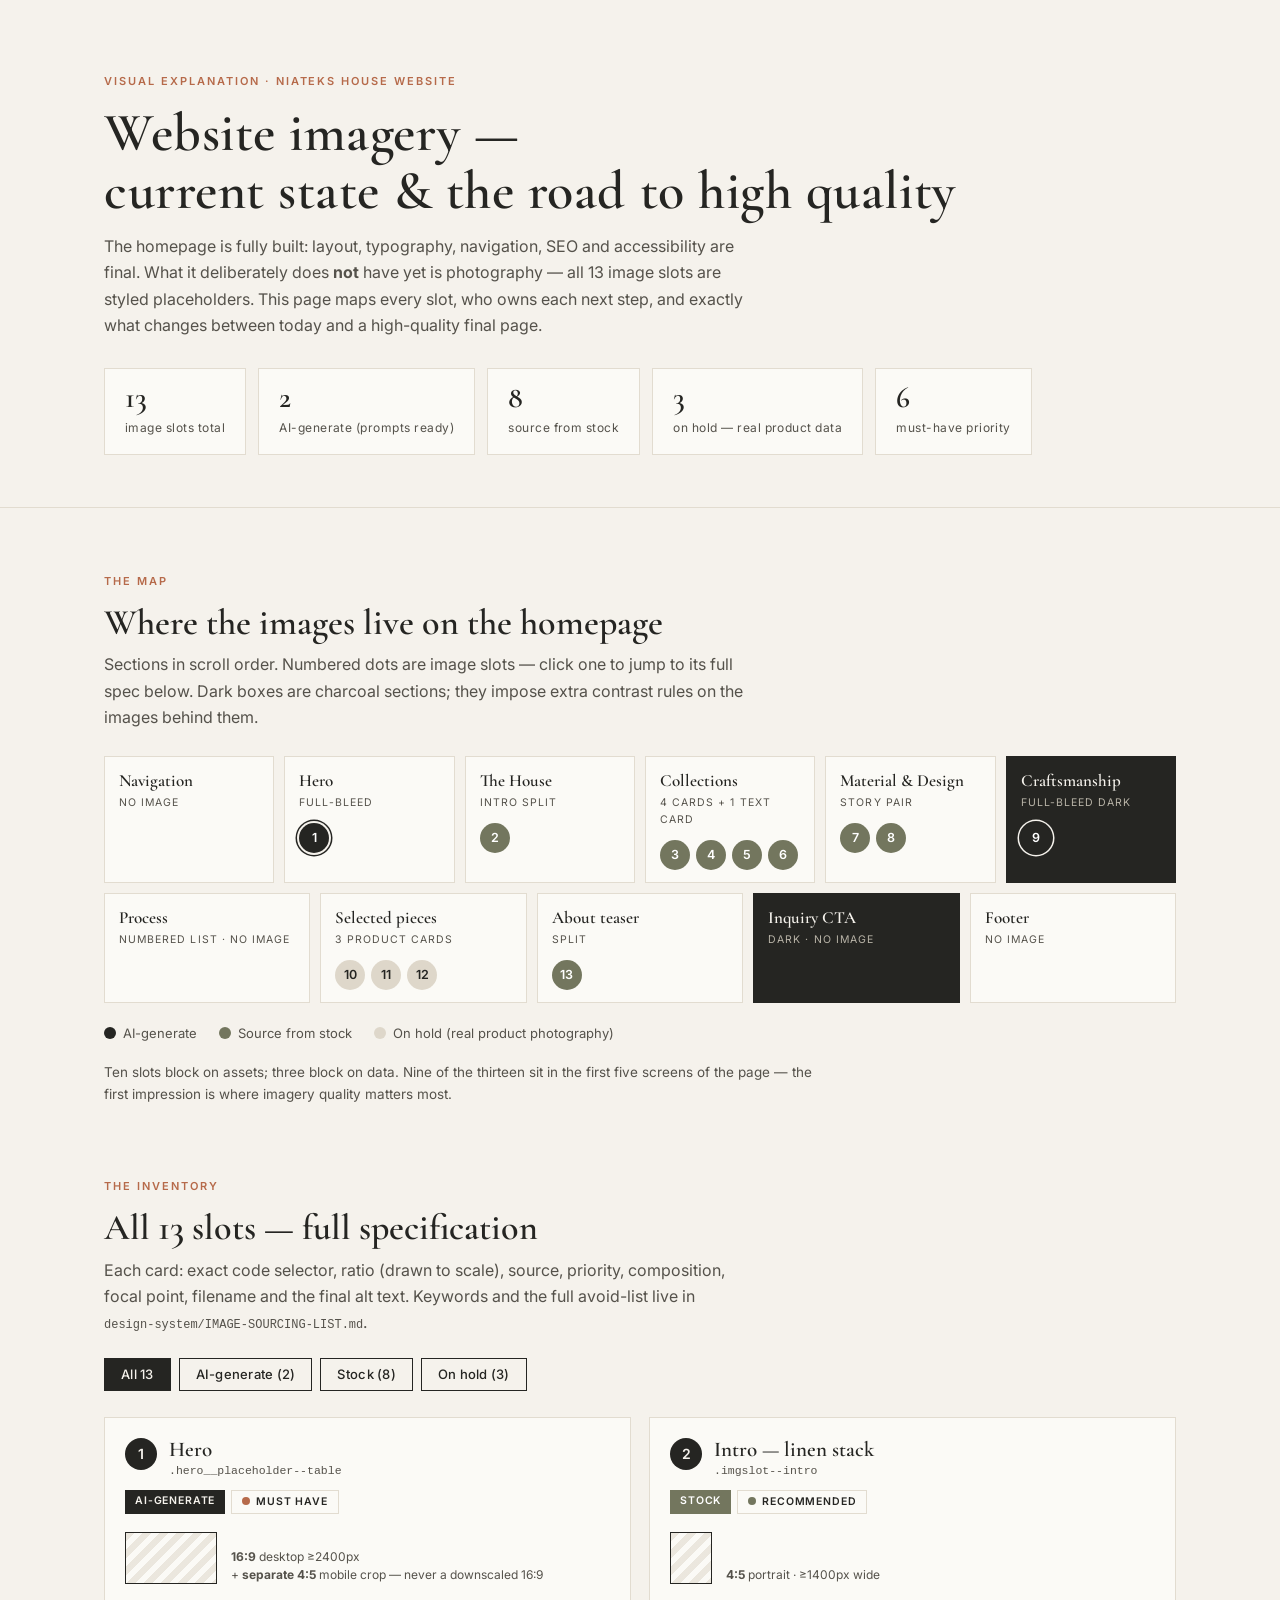
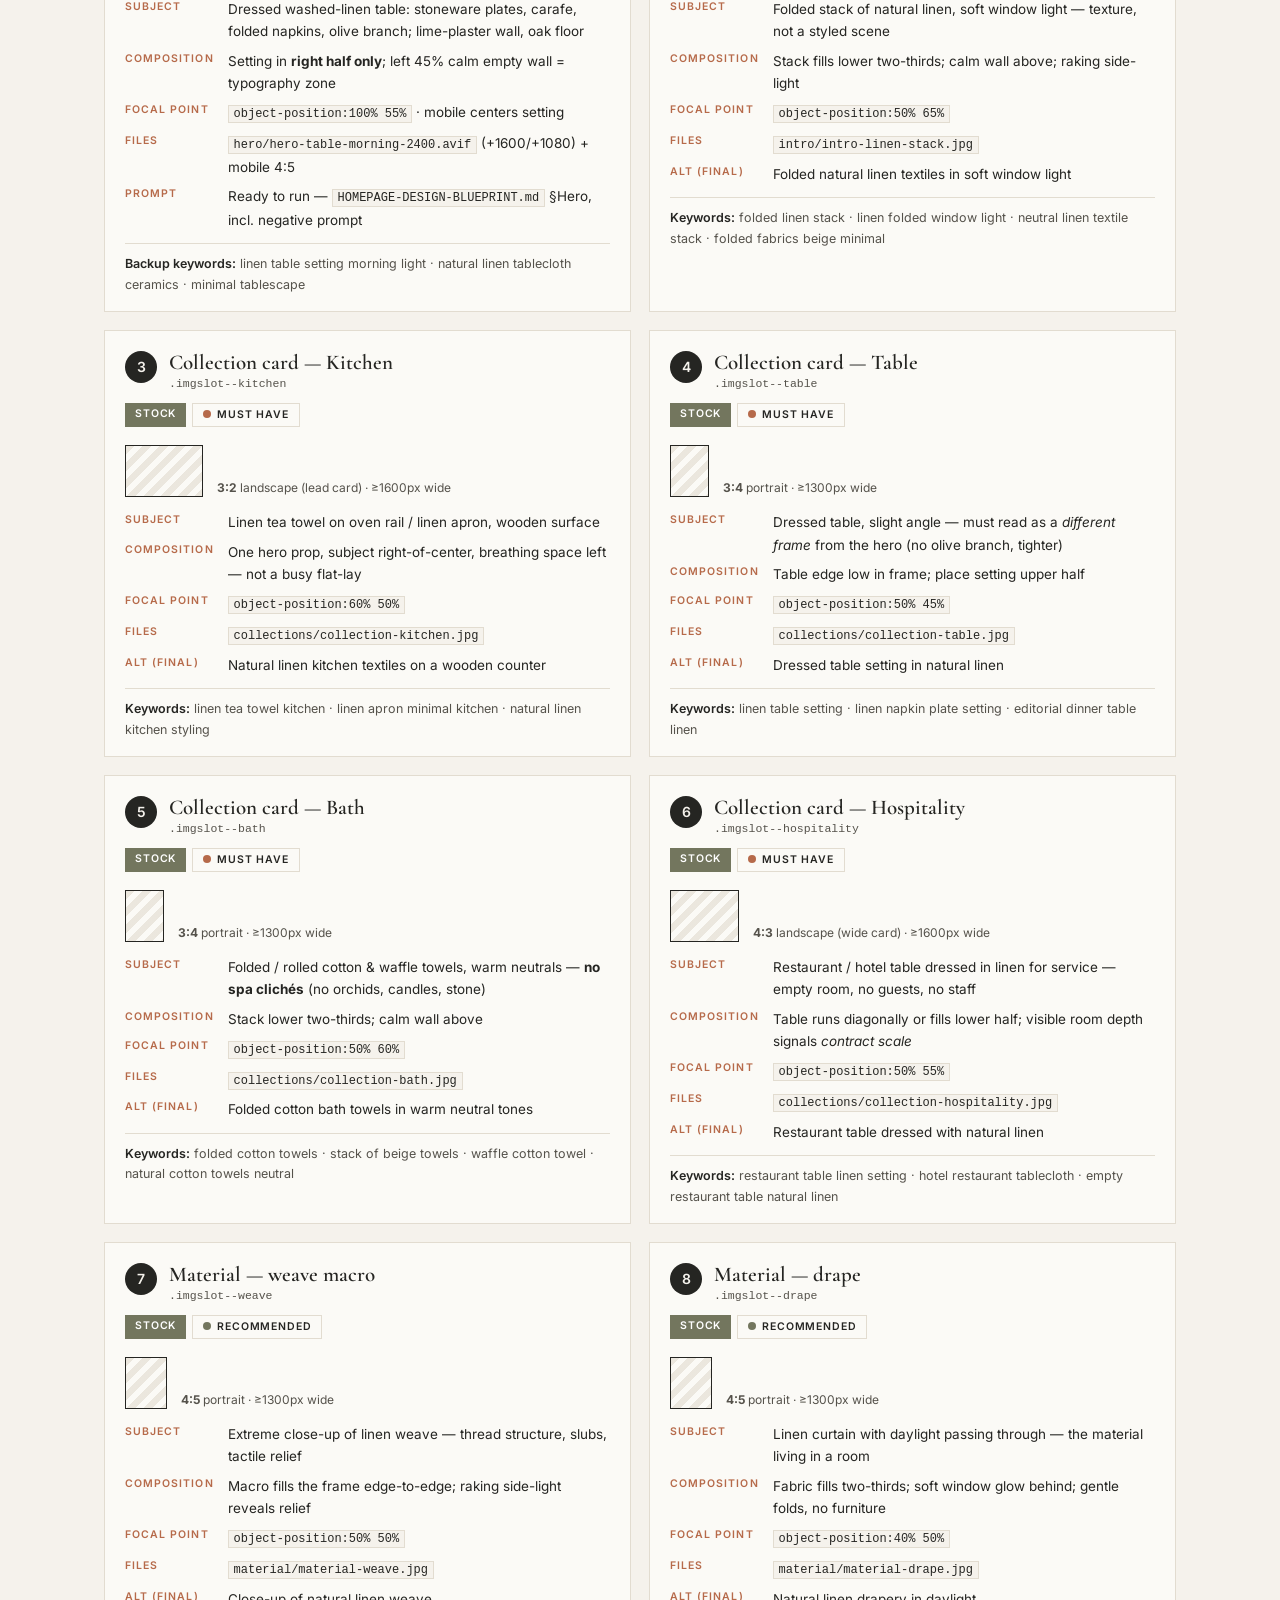
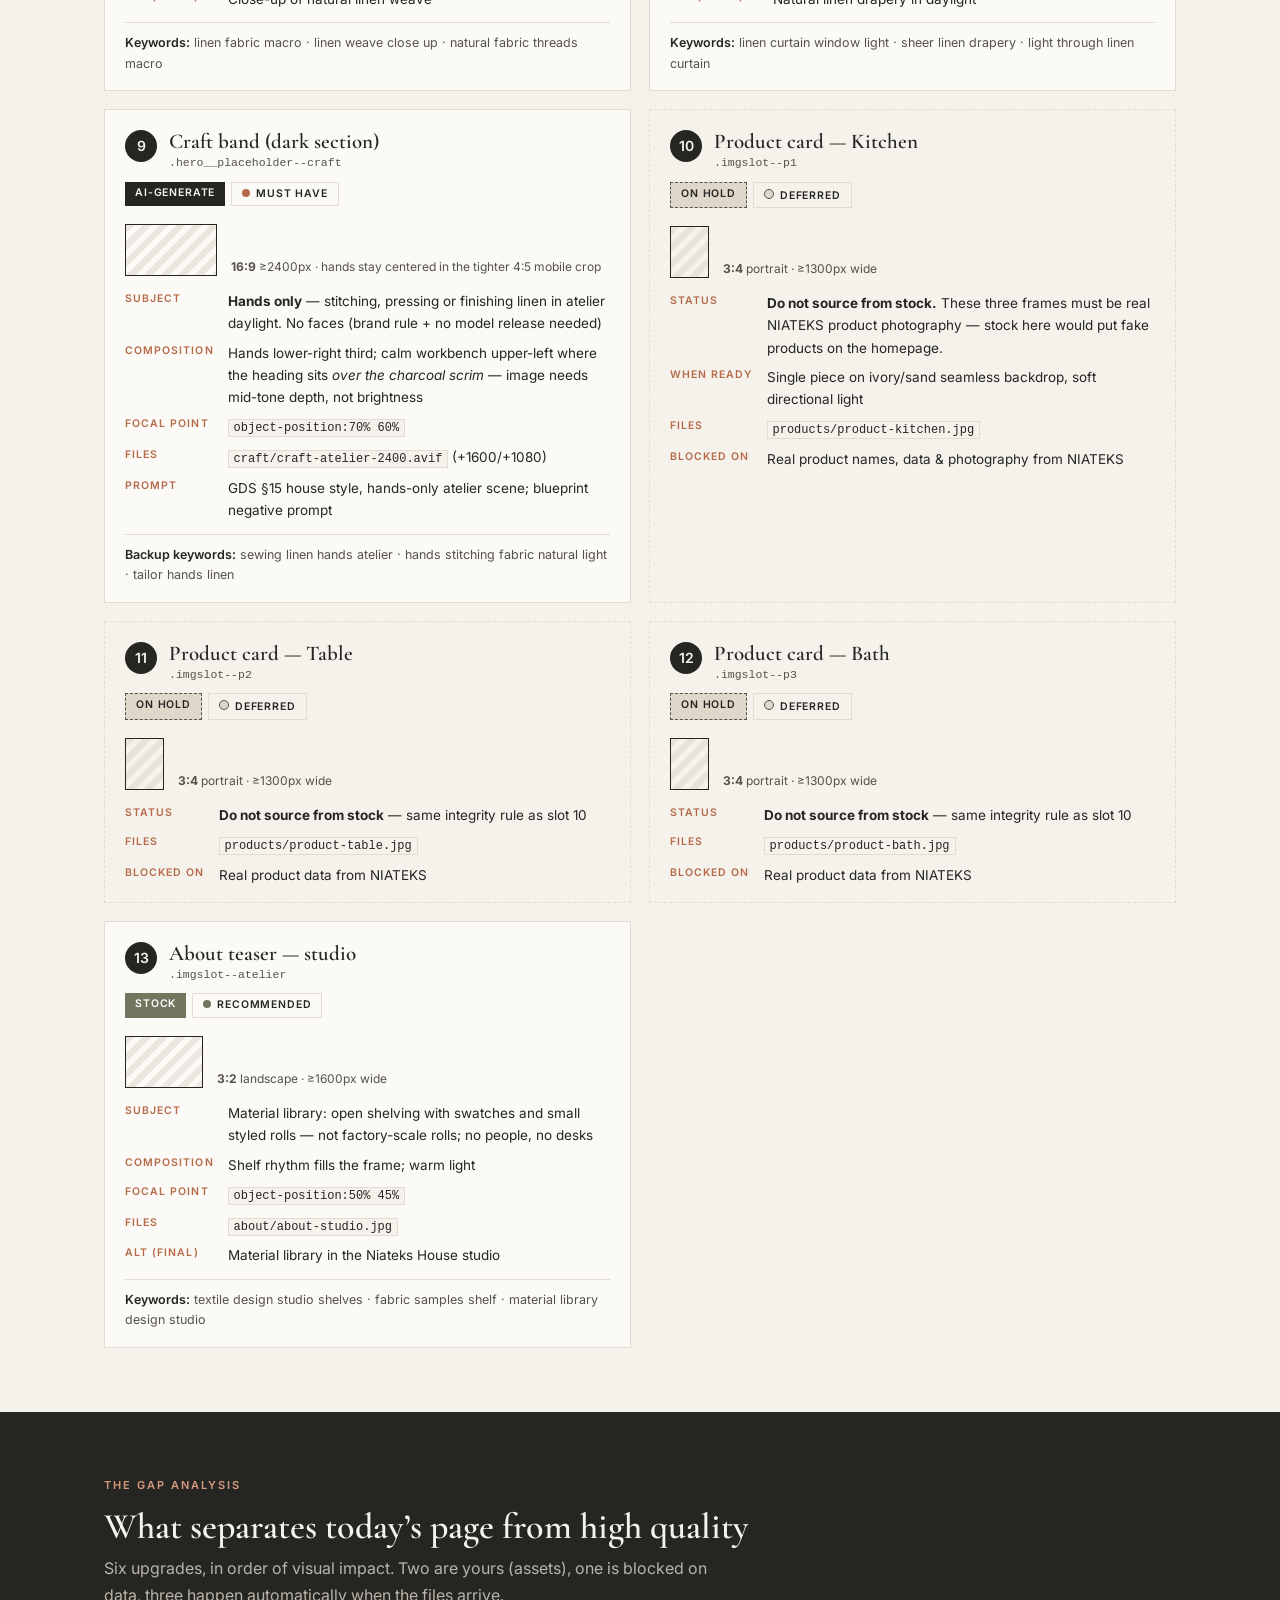
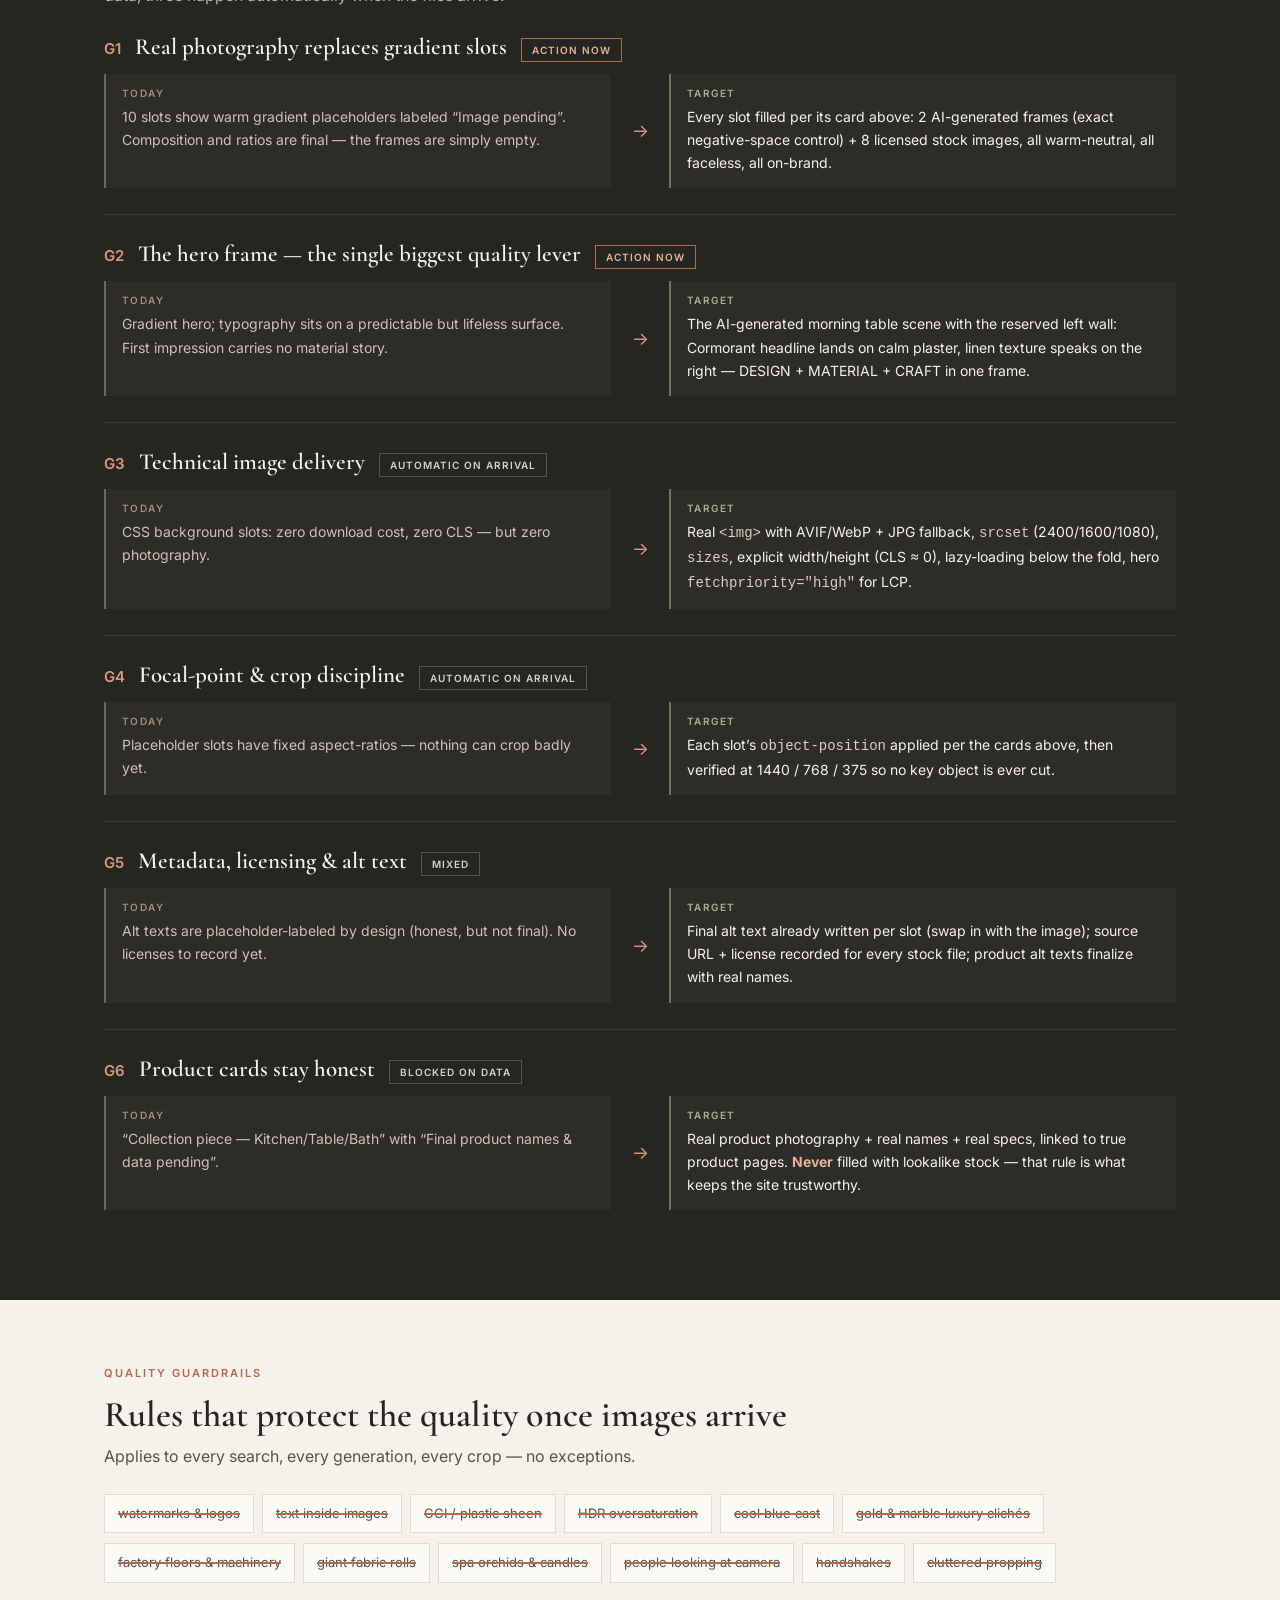
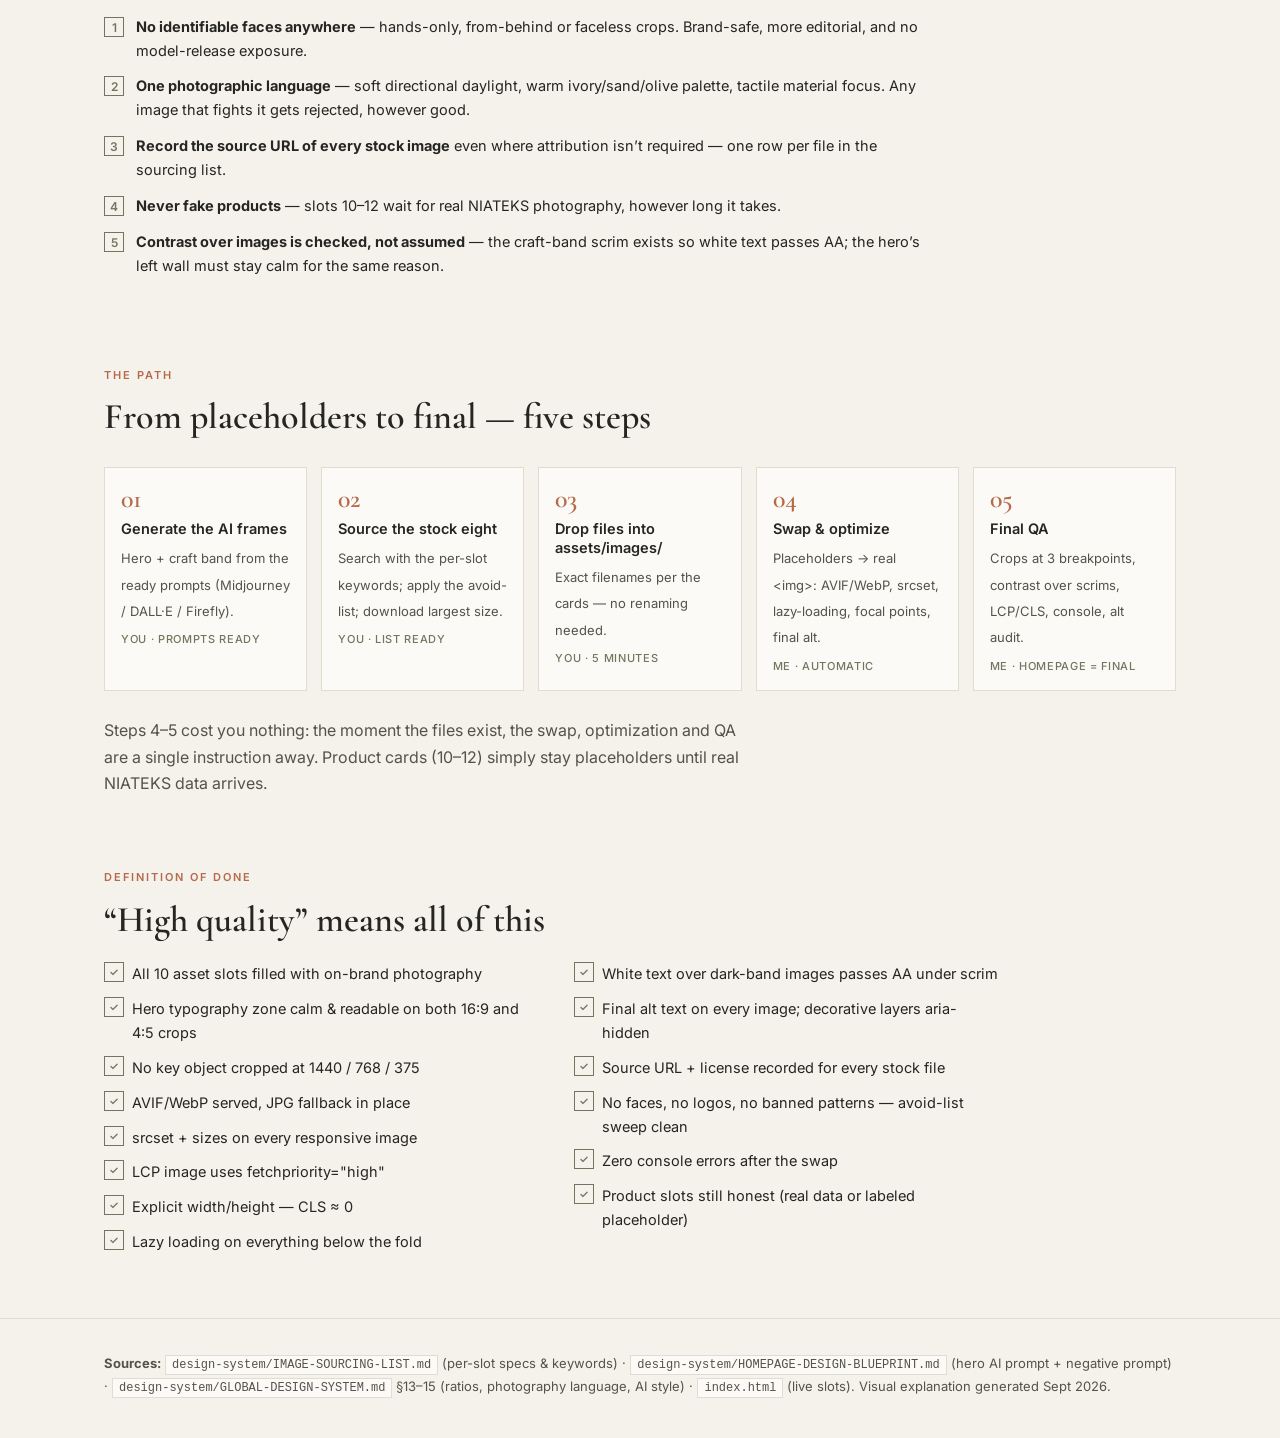
<file: .freebuff/imagery-explained.html>
<!DOCTYPE html>
<html lang="en">
<head>
<meta charset="UTF-8">
<meta name="viewport" content="width=device-width, initial-scale=1.0">
<title>NIATEKS HOUSE — Website Imagery: Current State &amp; Quality Roadmap</title>
<link rel="preconnect" href="https://fonts.googleapis.com">
<link rel="preconnect" href="https://fonts.gstatic.com" crossorigin>
<link href="https://fonts.googleapis.com/css2?family=Cormorant+Garamond:wght@500;600&family=Inter:wght@400;500;600&display=swap" rel="stylesheet">
<style>
  :root{
    --ivory:#F5F2EC; --charcoal:#252522; --sand:#DED7CA; --olive:#73765E; --terracotta:#B66A4A;
    --graphite:#55524B; --paper:#FBFAF6; --line:#E2DCD0;
    --serif:"Cormorant Garamond",Georgia,"Times New Roman",serif;
    --sans:"Inter",-apple-system,"Segoe UI",Roboto,Helvetica,Arial,sans-serif;
  }
  *{box-sizing:border-box;margin:0;padding:0}
  html{scroll-behavior:smooth}
  @media (prefers-reduced-motion:reduce){html{scroll-behavior:auto} *{animation:none!important;transition:none!important}}
  body{background:var(--ivory);color:var(--charcoal);font:16px/1.65 var(--sans);-webkit-font-smoothing:antialiased}
  .wrap{max-width:1120px;margin:0 auto;padding:0 24px}
  section{padding:64px 0}
  .label{font-size:11px;font-weight:600;letter-spacing:.18em;text-transform:uppercase;color:var(--terracotta)}
  h1{font:600 clamp(34px,5vw,54px)/1.08 var(--serif);letter-spacing:.01em;margin:14px 0 12px}
  h2{font:600 clamp(26px,3.4vw,36px)/1.15 var(--serif);margin:12px 0 8px}
  .sub{color:var(--graphite);max-width:640px}
  a{color:inherit}

  /* header */
  header.masthead{padding:72px 0 8px;border-bottom:1px solid var(--line)}
  .stats{display:flex;flex-wrap:wrap;gap:12px;margin:30px 0 44px}
  .stat{background:var(--paper);border:1px solid var(--line);padding:14px 20px;min-width:130px}
  .stat b{display:block;font:600 30px/1 var(--serif)}
  .stat span{font-size:12px;color:var(--graphite);letter-spacing:.04em}

  /* section map ribbon */
  .map{display:flex;flex-wrap:wrap;gap:10px;margin-top:26px}
  .sec{border:1px solid var(--line);background:var(--paper);padding:14px 14px 12px;min-width:158px;flex:1 1 158px;position:relative}
  .sec--dark{background:var(--charcoal);border-color:var(--charcoal);color:var(--ivory)}
  .sec--dark .sec-sub{color:#B9B4A8}
  .sec-name{font:600 17px/1.2 var(--serif)}
  .sec-sub{font-size:10.5px;letter-spacing:.1em;text-transform:uppercase;color:var(--graphite);margin-top:2px}
  .chips{display:flex;gap:6px;flex-wrap:wrap;margin-top:12px}
  .slotchip{width:30px;height:30px;border:none;border-radius:50%;font:600 12.5px/1 var(--sans);cursor:pointer;color:#fff;transition:transform .15s ease}
  .slotchip:hover{transform:scale(1.12)}
  .slotchip--ai{background:var(--charcoal);box-shadow:0 0 0 2px var(--ivory),0 0 0 3.5px var(--charcoal)}
  .sec--dark .slotchip--ai{box-shadow:0 0 0 2px var(--charcoal),0 0 0 3.5px var(--ivory)}
  .slotchip--stock{background:var(--olive)}
  .slotchip--hold{background:var(--sand);color:var(--charcoal)}
  .legend{display:flex;flex-wrap:wrap;gap:22px;margin-top:20px;font-size:13px;color:var(--graphite)}
  .legend i{display:inline-block;width:12px;height:12px;border-radius:50%;margin-right:7px;vertical-align:-1px}
  .lg-ai{background:var(--charcoal)} .lg-stock{background:var(--olive)} .lg-hold{background:var(--sand)}
  .mapnote{margin-top:16px;font-size:13.5px;color:var(--graphite);max-width:720px}

  /* filter chips */
  .filters{display:flex;flex-wrap:wrap;gap:8px;margin:22px 0 26px}
  .fbtn{font:500 13px/1 var(--sans);letter-spacing:.02em;padding:9px 16px;background:transparent;border:1px solid var(--charcoal);color:var(--charcoal);cursor:pointer;transition:background .15s,color .15s}
  .fbtn:hover{background:var(--sand)}
  .fbtn[aria-pressed="true"]{background:var(--charcoal);color:var(--ivory)}

  /* slot cards */
  .grid{display:grid;grid-template-columns:repeat(auto-fill,minmax(350px,1fr));gap:18px}
  .card{background:var(--paper);border:1px solid var(--line);padding:20px 20px 16px;scroll-margin:90px}
  .card.flash{animation:flashOutline .8s ease-out 2}
  @keyframes flashOutline{0%{box-shadow:0 0 0 0 rgba(182,106,74,.85)}100%{box-shadow:0 0 0 16px rgba(182,106,74,0)}}
  @media (prefers-reduced-motion:reduce){.card.flash{outline:2px solid var(--terracotta)}}
  .card[data-src="hold"]{background:transparent;border-style:dashed}
  .card.is-hidden{display:none}
  .card-head{display:flex;align-items:flex-start;gap:12px;margin-bottom:10px}
  .num{flex:none;width:32px;height:32px;border-radius:50%;background:var(--charcoal);color:var(--ivory);font:600 14px/32px var(--sans);text-align:center}
  .card h3{font:600 21px/1.15 var(--serif)}
  .sel{font:400 11.5px/1.5 ui-monospace,SFMono-Regular,Menlo,Consolas,monospace;color:var(--graphite);word-break:break-all}
  .badges{display:flex;flex-wrap:wrap;gap:6px;margin:10px 0 14px}
  .badge{font:600 10.5px/1 var(--sans);letter-spacing:.08em;text-transform:uppercase;padding:6px 10px}
  .b-ai{background:var(--charcoal);color:var(--ivory)}
  .b-stock{background:var(--olive);color:#fff}
  .b-hold{background:var(--sand);color:var(--charcoal);border:1px dashed var(--graphite)}
  .b-must,.b-rec,.b-defer{background:transparent;color:var(--charcoal);border:1px solid var(--line)}
  .b-must::before,.b-rec::before,.b-defer::before{content:"";display:inline-block;width:8px;height:8px;border-radius:50%;margin-right:6px;vertical-align:0}
  .b-must::before{background:var(--terracotta)} .b-rec::before{background:var(--olive)} .b-defer::before{background:var(--sand);border:1px solid var(--graphite)}
  .ratio-row{display:flex;align-items:flex-end;gap:14px;margin:6px 0 14px;min-height:56px}
  .rg{display:inline-block;height:52px;border:1.5px solid var(--charcoal);background:repeating-linear-gradient(135deg,rgba(222,215,202,.55) 0 6px,transparent 6px 12px)}
  .ratio-txt{font-size:12px;color:var(--graphite);line-height:1.5}
  .ratio-txt code{font-family:ui-monospace,Menlo,Consolas,monospace;color:var(--charcoal)}
  dl.rows{display:grid;grid-template-columns:auto 1fr;gap:7px 14px;font-size:13.5px}
  dl.rows dt{font:600 10.5px/1.7 var(--sans);letter-spacing:.1em;text-transform:uppercase;color:var(--terracotta);white-space:nowrap}
  dl.rows dd{color:var(--charcoal)}
  dl.rows dd code{font-family:ui-monospace,Menlo,Consolas,monospace;font-size:12px;background:var(--ivory);padding:1px 5px;border:1px solid var(--line)}
  .card .kw{margin-top:12px;padding-top:10px;border-top:1px solid var(--line);font-size:12.5px;color:var(--graphite)}
  .card .kw b{color:var(--charcoal);font-weight:600}

  /* quality gaps (dark) */
  .dark-band{background:var(--charcoal);color:var(--ivory)}
  .dark-band .sub{color:#B9B4A8}
  .dark-band .label{color:#D89A7E}
  .gap{border-top:1px solid #3D3B36;padding:26px 0}
  .gap:first-of-type{border-top:none}
  .gap-head{display:flex;align-items:baseline;gap:14px;flex-wrap:wrap;margin-bottom:12px}
  .gap-no{font:600 15px/1 var(--sans);color:#D89A7E}
  .gap h3{font:600 23px/1.2 var(--serif)}
  .pill{font:600 10px/1 var(--sans);letter-spacing:.1em;text-transform:uppercase;padding:6px 10px;border:1px solid #565349;color:#D6D1C4}
  .pill--now{border-color:var(--terracotta);color:#E8B29A}
  .tt{display:grid;grid-template-columns:1fr 34px 1fr;gap:12px;align-items:stretch}
  .tt .today,.tt .target{padding:14px 16px;font-size:14px}
  .tt .today{background:#2E2C28;border-left:2px solid #6B675C;color:#C9C4B8}
  .tt .target{background:#2E2C28;border-left:2px solid var(--olive);color:var(--ivory)}
  .tt .tag{display:block;font:600 10px/1 var(--sans);letter-spacing:.14em;text-transform:uppercase;margin-bottom:7px}
  .tt .today .tag{color:#98937F} .tt .target .tag{color:#A8B08D}
  .tt .arrow{display:flex;align-items:center;justify-content:center;color:#D89A7E;font-size:18px}
  @media (max-width:720px){.tt{grid-template-columns:1fr}.tt .arrow{transform:rotate(90deg);justify-content:flex-start;height:18px}}

  /* rules chips */
  .ban{display:inline-block;font-size:13px;padding:8px 13px;margin:0 8px 10px 0;background:var(--paper);border:1px solid var(--line);color:var(--graphite);text-decoration:line-through;text-decoration-color:var(--terracotta);text-decoration-thickness:1.5px}
  .rule-list{margin-top:22px;display:grid;gap:12px;max-width:820px}
  .rule-list li{list-style:none;display:flex;gap:12px;font-size:14.5px}
  .rule-list .tick{flex:none;width:20px;height:20px;border:1.5px solid var(--olive);color:var(--olive);font:600 12px/20px var(--sans);text-align:center;margin-top:2px}

  /* timeline */
  .steps{display:grid;grid-template-columns:repeat(5,1fr);gap:14px;margin-top:30px;counter-reset:step}
  @media (max-width:900px){.steps{grid-template-columns:1fr 1fr}}
  @media (max-width:560px){.steps{grid-template-columns:1fr}}
  .step{position:relative;background:var(--paper);border:1px solid var(--line);padding:18px 16px 16px}
  .step::before{counter-increment:step;content:"0" counter(step);font:600 26px/1 var(--serif);color:var(--terracotta);display:block;margin-bottom:8px}
  .step b{display:block;font:600 14.5px/1.3 var(--sans);margin-bottom:5px}
  .step span{font-size:13px;color:var(--graphite)}
  .step em{display:block;margin-top:9px;font:500 11px/1.4 var(--sans);font-style:normal;letter-spacing:.06em;text-transform:uppercase;color:var(--olive)}

  /* checklist */
  .dof{columns:2;gap:40px;max-width:900px;margin-top:22px}
  @media (max-width:700px){.dof{columns:1}}
  .dof li{list-style:none;position:relative;padding-left:28px;margin-bottom:11px;font-size:14.5px;break-inside:avoid}
  .dof li::before{content:"✓";position:absolute;left:0;top:0;width:18px;height:18px;border:1.5px solid var(--olive);color:var(--olive);font:600 11px/18px var(--sans);text-align:center}

  footer{border-top:1px solid var(--line);padding:34px 0 60px;font-size:13px;color:var(--graphite)}
  footer code{font-family:ui-monospace,Menlo,Consolas,monospace;font-size:12px;background:var(--paper);border:1px solid var(--line);padding:2px 6px}
  :is(a,button):focus-visible{outline:2px solid var(--terracotta);outline-offset:2px}
</style>
</head>
<body>

<header class="masthead">
  <div class="wrap">
    <p class="label">Visual explanation · niateks house website</p>
    <h1>Website imagery —<br>current state &amp; the road to high&nbsp;quality</h1>
    <p class="sub">The homepage is fully built: layout, typography, navigation, SEO and accessibility are final.
    What it deliberately does <strong>not</strong> have yet is photography — all 13 image slots are styled placeholders.
    This page maps every slot, who owns each next step, and exactly what changes between today and a high-quality final page.</p>

    <div class="stats" role="list" aria-label="Slot summary">
      <div class="stat" role="listitem"><b>13</b><span>image slots total</span></div>
      <div class="stat" role="listitem"><b>2</b><span>AI-generate (prompts ready)</span></div>
      <div class="stat" role="listitem"><b>8</b><span>source from stock</span></div>
      <div class="stat" role="listitem"><b>3</b><span>on hold — real product data</span></div>
      <div class="stat" role="listitem"><b>6</b><span>must-have priority</span></div>
    </div>
  </div>
</header>

<main>

<!-- ============ MAP ============ -->
<section id="map">
  <div class="wrap">
    <p class="label">The map</p>
    <h2>Where the images live on the homepage</h2>
    <p class="sub">Sections in scroll order. Numbered dots are image slots — click one to jump to its full spec below.
    Dark boxes are charcoal sections; they impose extra contrast rules on the images behind them.</p>

    <div class="map" aria-label="Homepage section map">
      <div class="sec"><p class="sec-name">Navigation</p><p class="sec-sub">no image</p></div>
      <div class="sec"><p class="sec-name">Hero</p><p class="sec-sub">full-bleed</p>
        <div class="chips"><button class="slotchip slotchip--ai" data-target="slot-1" aria-label="Slot 1, hero, AI generate — see spec">1</button></div></div>
      <div class="sec"><p class="sec-name">The House</p><p class="sec-sub">intro split</p>
        <div class="chips"><button class="slotchip slotchip--stock" data-target="slot-2" aria-label="Slot 2, intro, stock — see spec">2</button></div></div>
      <div class="sec"><p class="sec-name">Collections</p><p class="sec-sub">4 cards + 1 text card</p>
        <div class="chips">
          <button class="slotchip slotchip--stock" data-target="slot-3" aria-label="Slot 3, kitchen card, stock">3</button>
          <button class="slotchip slotchip--stock" data-target="slot-4" aria-label="Slot 4, table card, stock">4</button>
          <button class="slotchip slotchip--stock" data-target="slot-5" aria-label="Slot 5, bath card, stock">5</button>
          <button class="slotchip slotchip--stock" data-target="slot-6" aria-label="Slot 6, hospitality card, stock">6</button>
        </div></div>
      <div class="sec"><p class="sec-name">Material &amp; Design</p><p class="sec-sub">story pair</p>
        <div class="chips">
          <button class="slotchip slotchip--stock" data-target="slot-7" aria-label="Slot 7, weave macro, stock">7</button>
          <button class="slotchip slotchip--stock" data-target="slot-8" aria-label="Slot 8, drape, stock">8</button>
        </div></div>
      <div class="sec sec--dark"><p class="sec-name">Craftsmanship</p><p class="sec-sub">full-bleed dark</p>
        <div class="chips"><button class="slotchip slotchip--ai" data-target="slot-9" aria-label="Slot 9, craft band, AI generate — see spec">9</button></div></div>
      <div class="sec"><p class="sec-name">Process</p><p class="sec-sub">numbered list · no image</p></div>
      <div class="sec"><p class="sec-name">Selected pieces</p><p class="sec-sub">3 product cards</p>
        <div class="chips">
          <button class="slotchip slotchip--hold" data-target="slot-10" aria-label="Slot 10, product kitchen, on hold">10</button>
          <button class="slotchip slotchip--hold" data-target="slot-11" aria-label="Slot 11, product table, on hold">11</button>
          <button class="slotchip slotchip--hold" data-target="slot-12" aria-label="Slot 12, product bath, on hold">12</button>
        </div></div>
      <div class="sec"><p class="sec-name">About teaser</p><p class="sec-sub">split</p>
        <div class="chips"><button class="slotchip slotchip--stock" data-target="slot-13" aria-label="Slot 13, studio, stock">13</button></div></div>
      <div class="sec sec--dark"><p class="sec-name">Inquiry CTA</p><p class="sec-sub">dark · no image</p></div>
      <div class="sec"><p class="sec-name">Footer</p><p class="sec-sub">no image</p></div>
    </div>

    <div class="legend">
      <span><i class="lg-ai"></i>AI-generate</span>
      <span><i class="lg-stock"></i>Source from stock</span>
      <span><i class="lg-hold"></i>On hold (real product photography)</span>
    </div>
    <p class="mapnote">Ten slots block on assets; three block on data. Nine of the thirteen sit in the first five
    screens of the page — the first impression is where imagery quality matters most.</p>
  </div>
</section>

<!-- ============ SLOT CARDS ============ -->
<section id="slots" style="padding-top:8px">
  <div class="wrap">
    <p class="label">The inventory</p>
    <h2>All 13 slots — full specification</h2>
    <p class="sub">Each card: exact code selector, ratio (drawn to scale), source, priority, composition, focal point,
    filename and the final alt text. Keywords and the full avoid-list live in
    <code style="font-size:12px">design-system/IMAGE-SOURCING-LIST.md</code>.</p>

    <div class="filters" role="group" aria-label="Filter slots by source">
      <button class="fbtn" data-filter="all" aria-pressed="true">All 13</button>
      <button class="fbtn" data-filter="ai" aria-pressed="false">AI-generate (2)</button>
      <button class="fbtn" data-filter="stock" aria-pressed="false">Stock (8)</button>
      <button class="fbtn" data-filter="hold" aria-pressed="false">On hold (3)</button>
    </div>

    <div class="grid" id="cardgrid">

      <article class="card" id="slot-1" data-src="ai">
        <div class="card-head"><span class="num">1</span><div><h3>Hero</h3><p class="sel">.hero__placeholder--table</p></div></div>
        <div class="badges"><span class="badge b-ai">AI-generate</span><span class="badge b-must">Must have</span></div>
        <div class="ratio-row"><i class="rg" style="aspect-ratio:16/9" aria-hidden="true"></i><p class="ratio-txt"><strong>16:9</strong> desktop ≥2400px<br>+ <strong>separate 4:5</strong> mobile crop — never a downscaled 16:9</p></div>
        <dl class="rows">
          <dt>Subject</dt><dd>Dressed washed-linen table: stoneware plates, carafe, folded napkins, olive branch; lime-plaster wall, oak floor</dd>
          <dt>Composition</dt><dd>Setting in <strong>right half only</strong>; left 45% calm empty wall = typography zone</dd>
          <dt>Focal point</dt><dd><code>object-position:100% 55%</code> · mobile centers setting</dd>
          <dt>Files</dt><dd><code>hero/hero-table-morning-2400.avif</code> (+1600/+1080) + mobile 4:5</dd>
          <dt>Prompt</dt><dd>Ready to run — <code>HOMEPAGE-DESIGN-BLUEPRINT.md</code> §Hero, incl. negative prompt</dd>
        </dl>
        <p class="kw"><b>Backup keywords:</b> linen table setting morning light · natural linen tablecloth ceramics · minimal tablescape</p>
      </article>

      <article class="card" id="slot-2" data-src="stock">
        <div class="card-head"><span class="num">2</span><div><h3>Intro — linen stack</h3><p class="sel">.imgslot--intro</p></div></div>
        <div class="badges"><span class="badge b-stock">Stock</span><span class="badge b-rec">Recommended</span></div>
        <div class="ratio-row"><i class="rg" style="aspect-ratio:4/5" aria-hidden="true"></i><p class="ratio-txt"><strong>4:5</strong> portrait · ≥1400px wide</p></div>
        <dl class="rows">
          <dt>Subject</dt><dd>Folded stack of natural linen, soft window light — texture, not a styled scene</dd>
          <dt>Composition</dt><dd>Stack fills lower two-thirds; calm wall above; raking side-light</dd>
          <dt>Focal point</dt><dd><code>object-position:50% 65%</code></dd>
          <dt>Files</dt><dd><code>intro/intro-linen-stack.jpg</code></dd>
          <dt>Alt (final)</dt><dd>Folded natural linen textiles in soft window light</dd>
        </dl>
        <p class="kw"><b>Keywords:</b> folded linen stack · linen folded window light · neutral linen textile stack · folded fabrics beige minimal</p>
      </article>

      <article class="card" id="slot-3" data-src="stock">
        <div class="card-head"><span class="num">3</span><div><h3>Collection card — Kitchen</h3><p class="sel">.imgslot--kitchen</p></div></div>
        <div class="badges"><span class="badge b-stock">Stock</span><span class="badge b-must">Must have</span></div>
        <div class="ratio-row"><i class="rg" style="aspect-ratio:3/2" aria-hidden="true"></i><p class="ratio-txt"><strong>3:2</strong> landscape (lead card) · ≥1600px wide</p></div>
        <dl class="rows">
          <dt>Subject</dt><dd>Linen tea towel on oven rail / linen apron, wooden surface</dd>
          <dt>Composition</dt><dd>One hero prop, subject right-of-center, breathing space left — not a busy flat-lay</dd>
          <dt>Focal point</dt><dd><code>object-position:60% 50%</code></dd>
          <dt>Files</dt><dd><code>collections/collection-kitchen.jpg</code></dd>
          <dt>Alt (final)</dt><dd>Natural linen kitchen textiles on a wooden counter</dd>
        </dl>
        <p class="kw"><b>Keywords:</b> linen tea towel kitchen · linen apron minimal kitchen · natural linen kitchen styling</p>
      </article>

      <article class="card" id="slot-4" data-src="stock">
        <div class="card-head"><span class="num">4</span><div><h3>Collection card — Table</h3><p class="sel">.imgslot--table</p></div></div>
        <div class="badges"><span class="badge b-stock">Stock</span><span class="badge b-must">Must have</span></div>
        <div class="ratio-row"><i class="rg" style="aspect-ratio:3/4" aria-hidden="true"></i><p class="ratio-txt"><strong>3:4</strong> portrait · ≥1300px wide</p></div>
        <dl class="rows">
          <dt>Subject</dt><dd>Dressed table, slight angle — must read as a <em>different frame</em> from the hero (no olive branch, tighter)</dd>
          <dt>Composition</dt><dd>Table edge low in frame; place setting upper half</dd>
          <dt>Focal point</dt><dd><code>object-position:50% 45%</code></dd>
          <dt>Files</dt><dd><code>collections/collection-table.jpg</code></dd>
          <dt>Alt (final)</dt><dd>Dressed table setting in natural linen</dd>
        </dl>
        <p class="kw"><b>Keywords:</b> linen table setting · linen napkin plate setting · editorial dinner table linen</p>
      </article>

      <article class="card" id="slot-5" data-src="stock">
        <div class="card-head"><span class="num">5</span><div><h3>Collection card — Bath</h3><p class="sel">.imgslot--bath</p></div></div>
        <div class="badges"><span class="badge b-stock">Stock</span><span class="badge b-must">Must have</span></div>
        <div class="ratio-row"><i class="rg" style="aspect-ratio:3/4" aria-hidden="true"></i><p class="ratio-txt"><strong>3:4</strong> portrait · ≥1300px wide</p></div>
        <dl class="rows">
          <dt>Subject</dt><dd>Folded / rolled cotton &amp; waffle towels, warm neutrals — <strong>no spa clichés</strong> (no orchids, candles, stone)</dd>
          <dt>Composition</dt><dd>Stack lower two-thirds; calm wall above</dd>
          <dt>Focal point</dt><dd><code>object-position:50% 60%</code></dd>
          <dt>Files</dt><dd><code>collections/collection-bath.jpg</code></dd>
          <dt>Alt (final)</dt><dd>Folded cotton bath towels in warm neutral tones</dd>
        </dl>
        <p class="kw"><b>Keywords:</b> folded cotton towels · stack of beige towels · waffle cotton towel · natural cotton towels neutral</p>
      </article>

      <article class="card" id="slot-6" data-src="stock">
        <div class="card-head"><span class="num">6</span><div><h3>Collection card — Hospitality</h3><p class="sel">.imgslot--hospitality</p></div></div>
        <div class="badges"><span class="badge b-stock">Stock</span><span class="badge b-must">Must have</span></div>
        <div class="ratio-row"><i class="rg" style="aspect-ratio:4/3" aria-hidden="true"></i><p class="ratio-txt"><strong>4:3</strong> landscape (wide card) · ≥1600px wide</p></div>
        <dl class="rows">
          <dt>Subject</dt><dd>Restaurant / hotel table dressed in linen for service — empty room, no guests, no staff</dd>
          <dt>Composition</dt><dd>Table runs diagonally or fills lower half; visible room depth signals <em>contract scale</em></dd>
          <dt>Focal point</dt><dd><code>object-position:50% 55%</code></dd>
          <dt>Files</dt><dd><code>collections/collection-hospitality.jpg</code></dd>
          <dt>Alt (final)</dt><dd>Restaurant table dressed with natural linen</dd>
        </dl>
        <p class="kw"><b>Keywords:</b> restaurant table linen setting · hotel restaurant tablecloth · empty restaurant table natural linen</p>
      </article>

      <article class="card" id="slot-7" data-src="stock">
        <div class="card-head"><span class="num">7</span><div><h3>Material — weave macro</h3><p class="sel">.imgslot--weave</p></div></div>
        <div class="badges"><span class="badge b-stock">Stock</span><span class="badge b-rec">Recommended</span></div>
        <div class="ratio-row"><i class="rg" style="aspect-ratio:4/5" aria-hidden="true"></i><p class="ratio-txt"><strong>4:5</strong> portrait · ≥1300px wide</p></div>
        <dl class="rows">
          <dt>Subject</dt><dd>Extreme close-up of linen weave — thread structure, slubs, tactile relief</dd>
          <dt>Composition</dt><dd>Macro fills the frame edge-to-edge; raking side-light reveals relief</dd>
          <dt>Focal point</dt><dd><code>object-position:50% 50%</code></dd>
          <dt>Files</dt><dd><code>material/material-weave.jpg</code></dd>
          <dt>Alt (final)</dt><dd>Close-up of natural linen weave</dd>
        </dl>
        <p class="kw"><b>Keywords:</b> linen fabric macro · linen weave close up · natural fabric threads macro</p>
      </article>

      <article class="card" id="slot-8" data-src="stock">
        <div class="card-head"><span class="num">8</span><div><h3>Material — drape</h3><p class="sel">.imgslot--drape</p></div></div>
        <div class="badges"><span class="badge b-stock">Stock</span><span class="badge b-rec">Recommended</span></div>
        <div class="ratio-row"><i class="rg" style="aspect-ratio:4/5" aria-hidden="true"></i><p class="ratio-txt"><strong>4:5</strong> portrait · ≥1300px wide</p></div>
        <dl class="rows">
          <dt>Subject</dt><dd>Linen curtain with daylight passing through — the material living in a room</dd>
          <dt>Composition</dt><dd>Fabric fills two-thirds; soft window glow behind; gentle folds, no furniture</dd>
          <dt>Focal point</dt><dd><code>object-position:40% 50%</code></dd>
          <dt>Files</dt><dd><code>material/material-drape.jpg</code></dd>
          <dt>Alt (final)</dt><dd>Natural linen drapery in daylight</dd>
        </dl>
        <p class="kw"><b>Keywords:</b> linen curtain window light · sheer linen drapery · light through linen curtain</p>
      </article>

      <article class="card" id="slot-9" data-src="ai">
        <div class="card-head"><span class="num">9</span><div><h3>Craft band (dark section)</h3><p class="sel">.hero__placeholder--craft</p></div></div>
        <div class="badges"><span class="badge b-ai">AI-generate</span><span class="badge b-must">Must have</span></div>
        <div class="ratio-row"><i class="rg" style="aspect-ratio:16/9" aria-hidden="true"></i><p class="ratio-txt"><strong>16:9</strong> ≥2400px · hands stay centered in the tighter 4:5 mobile crop</p></div>
        <dl class="rows">
          <dt>Subject</dt><dd><strong>Hands only</strong> — stitching, pressing or finishing linen in atelier daylight. No faces (brand rule + no model release needed)</dd>
          <dt>Composition</dt><dd>Hands lower-right third; calm workbench upper-left where the heading sits <em>over the charcoal scrim</em> — image needs mid-tone depth, not brightness</dd>
          <dt>Focal point</dt><dd><code>object-position:70% 60%</code></dd>
          <dt>Files</dt><dd><code>craft/craft-atelier-2400.avif</code> (+1600/+1080)</dd>
          <dt>Prompt</dt><dd>GDS §15 house style, hands-only atelier scene; blueprint negative prompt</dd>
        </dl>
        <p class="kw"><b>Backup keywords:</b> sewing linen hands atelier · hands stitching fabric natural light · tailor hands linen</p>
      </article>

      <article class="card" id="slot-10" data-src="hold">
        <div class="card-head"><span class="num">10</span><div><h3>Product card — Kitchen</h3><p class="sel">.imgslot--p1</p></div></div>
        <div class="badges"><span class="badge b-hold">On hold</span><span class="badge b-defer">Deferred</span></div>
        <div class="ratio-row"><i class="rg" style="aspect-ratio:3/4" aria-hidden="true"></i><p class="ratio-txt"><strong>3:4</strong> portrait · ≥1300px wide</p></div>
        <dl class="rows">
          <dt>Status</dt><dd><strong>Do not source from stock.</strong> These three frames must be real NIATEKS product photography — stock here would put fake products on the homepage.</dd>
          <dt>When ready</dt><dd>Single piece on ivory/sand seamless backdrop, soft directional light</dd>
          <dt>Files</dt><dd><code>products/product-kitchen.jpg</code></dd>
          <dt>Blocked on</dt><dd>Real product names, data &amp; photography from NIATEKS</dd>
        </dl>
      </article>

      <article class="card" id="slot-11" data-src="hold">
        <div class="card-head"><span class="num">11</span><div><h3>Product card — Table</h3><p class="sel">.imgslot--p2</p></div></div>
        <div class="badges"><span class="badge b-hold">On hold</span><span class="badge b-defer">Deferred</span></div>
        <div class="ratio-row"><i class="rg" style="aspect-ratio:3/4" aria-hidden="true"></i><p class="ratio-txt"><strong>3:4</strong> portrait · ≥1300px wide</p></div>
        <dl class="rows">
          <dt>Status</dt><dd><strong>Do not source from stock</strong> — same integrity rule as slot 10</dd>
          <dt>Files</dt><dd><code>products/product-table.jpg</code></dd>
          <dt>Blocked on</dt><dd>Real product data from NIATEKS</dd>
        </dl>
      </article>

      <article class="card" id="slot-12" data-src="hold">
        <div class="card-head"><span class="num">12</span><div><h3>Product card — Bath</h3><p class="sel">.imgslot--p3</p></div></div>
        <div class="badges"><span class="badge b-hold">On hold</span><span class="badge b-defer">Deferred</span></div>
        <div class="ratio-row"><i class="rg" style="aspect-ratio:3/4" aria-hidden="true"></i><p class="ratio-txt"><strong>3:4</strong> portrait · ≥1300px wide</p></div>
        <dl class="rows">
          <dt>Status</dt><dd><strong>Do not source from stock</strong> — same integrity rule as slot 10</dd>
          <dt>Files</dt><dd><code>products/product-bath.jpg</code></dd>
          <dt>Blocked on</dt><dd>Real product data from NIATEKS</dd>
        </dl>
      </article>

      <article class="card" id="slot-13" data-src="stock">
        <div class="card-head"><span class="num">13</span><div><h3>About teaser — studio</h3><p class="sel">.imgslot--atelier</p></div></div>
        <div class="badges"><span class="badge b-stock">Stock</span><span class="badge b-rec">Recommended</span></div>
        <div class="ratio-row"><i class="rg" style="aspect-ratio:3/2" aria-hidden="true"></i><p class="ratio-txt"><strong>3:2</strong> landscape · ≥1600px wide</p></div>
        <dl class="rows">
          <dt>Subject</dt><dd>Material library: open shelving with swatches and small styled rolls — not factory-scale rolls; no people, no desks</dd>
          <dt>Composition</dt><dd>Shelf rhythm fills the frame; warm light</dd>
          <dt>Focal point</dt><dd><code>object-position:50% 45%</code></dd>
          <dt>Files</dt><dd><code>about/about-studio.jpg</code></dd>
          <dt>Alt (final)</dt><dd>Material library in the Niateks House studio</dd>
        </dl>
        <p class="kw"><b>Keywords:</b> textile design studio shelves · fabric samples shelf · material library design studio</p>
      </article>

    </div>
  </div>
</section>

<!-- ============ QUALITY GAPS ============ -->
<section id="quality" class="dark-band">
  <div class="wrap">
    <p class="label">The gap analysis</p>
    <h2>What separates today&rsquo;s page from high quality</h2>
    <p class="sub">Six upgrades, in order of visual impact. Two are yours (assets), one is blocked on data, three happen
    automatically when the files arrive.</p>

    <div class="gap">
      <div class="gap-head"><span class="gap-no">G1</span><h3>Real photography replaces gradient slots</h3><span class="pill pill--now">Action now</span></div>
      <div class="tt">
        <div class="today"><span class="tag">Today</span>10 slots show warm gradient placeholders labeled &ldquo;Image pending&rdquo;. Composition and ratios are final — the frames are simply empty.</div>
        <div class="arrow" aria-hidden="true">→</div>
        <div class="target"><span class="tag">Target</span>Every slot filled per its card above: 2 AI-generated frames (exact negative-space control) + 8 licensed stock images, all warm-neutral, all faceless, all on-brand.</div>
      </div>
    </div>

    <div class="gap">
      <div class="gap-head"><span class="gap-no">G2</span><h3>The hero frame — the single biggest quality lever</h3><span class="pill pill--now">Action now</span></div>
      <div class="tt">
        <div class="today"><span class="tag">Today</span>Gradient hero; typography sits on a predictable but lifeless surface. First impression carries no material story.</div>
        <div class="arrow" aria-hidden="true">→</div>
        <div class="target"><span class="tag">Target</span>The AI-generated morning table scene with the reserved left wall: Cormorant headline lands on calm plaster, linen texture speaks on the right — DESIGN + MATERIAL + CRAFT in one frame.</div>
      </div>
    </div>

    <div class="gap">
      <div class="gap-head"><span class="gap-no">G3</span><h3>Technical image delivery</h3><span class="pill">Automatic on arrival</span></div>
      <div class="tt">
        <div class="today"><span class="tag">Today</span>CSS background slots: zero download cost, zero CLS — but zero photography.</div>
        <div class="arrow" aria-hidden="true">→</div>
        <div class="target"><span class="tag">Target</span>Real <code style="color:#D6D1C4">&lt;img&gt;</code> with AVIF/WebP + JPG fallback, <code style="color:#D6D1C4">srcset</code> (2400/1600/1080), <code style="color:#D6D1C4">sizes</code>, explicit width/height (CLS ≈ 0), lazy-loading below the fold, hero <code style="color:#D6D1C4">fetchpriority="high"</code> for LCP.</div>
      </div>
    </div>

    <div class="gap">
      <div class="gap-head"><span class="gap-no">G4</span><h3>Focal-point &amp; crop discipline</h3><span class="pill">Automatic on arrival</span></div>
      <div class="tt">
        <div class="today"><span class="tag">Today</span>Placeholder slots have fixed aspect-ratios — nothing can crop badly yet.</div>
        <div class="arrow" aria-hidden="true">→</div>
        <div class="target"><span class="tag">Target</span>Each slot&rsquo;s <code style="color:#D6D1C4">object-position</code> applied per the cards above, then verified at 1440 / 768 / 375 so no key object is ever cut.</div>
      </div>
    </div>

    <div class="gap">
      <div class="gap-head"><span class="gap-no">G5</span><h3>Metadata, licensing &amp; alt text</h3><span class="pill">Mixed</span></div>
      <div class="tt">
        <div class="today"><span class="tag">Today</span>Alt texts are placeholder-labeled by design (honest, but not final). No licenses to record yet.</div>
        <div class="arrow" aria-hidden="true">→</div>
        <div class="target"><span class="tag">Target</span>Final alt text already written per slot (swap in with the image); source URL + license recorded for every stock file; product alt texts finalize with real names.</div>
      </div>
    </div>

    <div class="gap">
      <div class="gap-head"><span class="gap-no">G6</span><h3>Product cards stay honest</h3><span class="pill">Blocked on data</span></div>
      <div class="tt">
        <div class="today"><span class="tag">Today</span>&ldquo;Collection piece — Kitchen/Table/Bath&rdquo; with &ldquo;Final product names &amp; data pending&rdquo;.</div>
        <div class="arrow" aria-hidden="true">→</div>
        <div class="target"><span class="tag">Target</span>Real product photography + real names + real specs, linked to true product pages. <strong style="color:#E8B29A">Never</strong> filled with lookalike stock — that rule is what keeps the site trustworthy.</div>
      </div>
    </div>
  </div>
</section>

<!-- ============ RULES ============ -->
<section id="avoid">
  <div class="wrap">
    <p class="label">Quality guardrails</p>
    <h2>Rules that protect the quality once images arrive</h2>
    <p class="sub">Applies to every search, every generation, every crop — no exceptions.</p>

    <div style="margin-top:24px">
      <span class="ban">watermarks &amp; logos</span><span class="ban">text inside images</span><span class="ban">CGI / plastic sheen</span><span class="ban">HDR oversaturation</span><span class="ban">cool blue cast</span><span class="ban">gold &amp; marble luxury clichés</span><span class="ban">factory floors &amp; machinery</span><span class="ban">giant fabric rolls</span><span class="ban">spa orchids &amp; candles</span><span class="ban">people looking at camera</span><span class="ban">handshakes</span><span class="ban">cluttered propping</span>
    </div>

    <ul class="rule-list">
      <li><span class="tick">1</span><span><strong>No identifiable faces anywhere</strong> — hands-only, from-behind or faceless crops. Brand-safe, more editorial, and no model-release exposure.</span></li>
      <li><span class="tick">2</span><span><strong>One photographic language</strong> — soft directional daylight, warm ivory/sand/olive palette, tactile material focus. Any image that fights it gets rejected, however good.</span></li>
      <li><span class="tick">3</span><span><strong>Record the source URL of every stock image</strong> even where attribution isn&rsquo;t required — one row per file in the sourcing list.</span></li>
      <li><span class="tick">4</span><span><strong>Never fake products</strong> — slots 10–12 wait for real NIATEKS photography, however long it takes.</span></li>
      <li><span class="tick">5</span><span><strong>Contrast over images is checked, not assumed</strong> — the craft-band scrim exists so white text passes AA; the hero&rsquo;s left wall must stay calm for the same reason.</span></li>
    </ul>
  </div>
</section>

<!-- ============ PATH ============ -->
<section id="path" style="padding-top:24px">
  <div class="wrap">
    <p class="label">The path</p>
    <h2>From placeholders to final — five steps</h2>
    <div class="steps">
      <div class="step"><b>Generate the AI frames</b><span>Hero + craft band from the ready prompts (Midjourney / DALL·E / Firefly).</span><em>You · prompts ready</em></div>
      <div class="step"><b>Source the stock eight</b><span>Search with the per-slot keywords; apply the avoid-list; download largest size.</span><em>You · list ready</em></div>
      <div class="step"><b>Drop files into assets/images/</b><span>Exact filenames per the cards — no renaming needed.</span><em>You · 5 minutes</em></div>
      <div class="step"><b>Swap &amp; optimize</b><span>Placeholders → real &lt;img&gt;: AVIF/WebP, srcset, lazy-loading, focal points, final alt.</span><em>Me · automatic</em></div>
      <div class="step"><b>Final QA</b><span>Crops at 3 breakpoints, contrast over scrims, LCP/CLS, console, alt audit.</span><em>Me · homepage = final</em></div>
    </div>
    <p class="sub" style="margin-top:26px">Steps 4–5 cost you nothing: the moment the files exist, the swap, optimization and QA are a single instruction away. Product cards (10–12) simply stay placeholders until real NIATEKS data arrives.</p>
  </div>
</section>

<!-- ============ DEFINITION OF DONE ============ -->
<section id="dof" style="padding-top:8px">
  <div class="wrap">
    <p class="label">Definition of done</p>
    <h2>&ldquo;High quality&rdquo; means all of this</h2>
    <ul class="dof">
      <li>All 10 asset slots filled with on-brand photography</li>
      <li>Hero typography zone calm &amp; readable on both 16:9 and 4:5 crops</li>
      <li>No key object cropped at 1440 / 768 / 375</li>
      <li>AVIF/WebP served, JPG fallback in place</li>
      <li>srcset + sizes on every responsive image</li>
      <li>LCP image uses fetchpriority="high"</li>
      <li>Explicit width/height — CLS ≈ 0</li>
      <li>Lazy loading on everything below the fold</li>
      <li>White text over dark-band images passes AA under scrim</li>
      <li>Final alt text on every image; decorative layers aria-hidden</li>
      <li>Source URL + license recorded for every stock file</li>
      <li>No faces, no logos, no banned patterns — avoid-list sweep clean</li>
      <li>Zero console errors after the swap</li>
      <li>Product slots still honest (real data or labeled placeholder)</li>
    </ul>
  </div>
</section>

</main>

<footer>
  <div class="wrap">
    <p><strong>Sources:</strong> <code>design-system/IMAGE-SOURCING-LIST.md</code> (per-slot specs &amp; keywords) ·
    <code>design-system/HOMEPAGE-DESIGN-BLUEPRINT.md</code> (hero AI prompt + negative prompt) ·
    <code>design-system/GLOBAL-DESIGN-SYSTEM.md</code> §13–15 (ratios, photography language, AI style) ·
    <code>index.html</code> (live slots). Visual explanation generated Sept 2026.</p>
  </div>
</footer>

<script>
(function(){
  "use strict";
  var motionOK = !window.matchMedia("(prefers-reduced-motion: reduce)").matches;

  /* filter */
  var btns = document.querySelectorAll(".fbtn");
  var cards = document.querySelectorAll(".card");
  btns.forEach(function(b){
    b.addEventListener("click", function(){
      btns.forEach(function(x){ x.setAttribute("aria-pressed", x === b ? "true" : "false"); });
      var f = b.getAttribute("data-filter");
      cards.forEach(function(c){
        c.classList.toggle("is-hidden", f !== "all" && c.getAttribute("data-src") !== f);
      });
    });
  });

  /* map chip -> scroll to card + flash */
  document.querySelectorAll(".slotchip").forEach(function(ch){
    ch.addEventListener("click", function(){
      var t = document.getElementById(ch.getAttribute("data-target"));
      if(!t) return;
      t.scrollIntoView({ behavior: motionOK ? "smooth" : "auto", block: "center" });
      t.classList.remove("flash");
      void t.offsetWidth; /* restart animation */
      t.classList.add("flash");
      window.setTimeout(function(){ t.classList.remove("flash"); }, 1800);
    });
  });
})();
</script>
</body>
</html>
</file>
